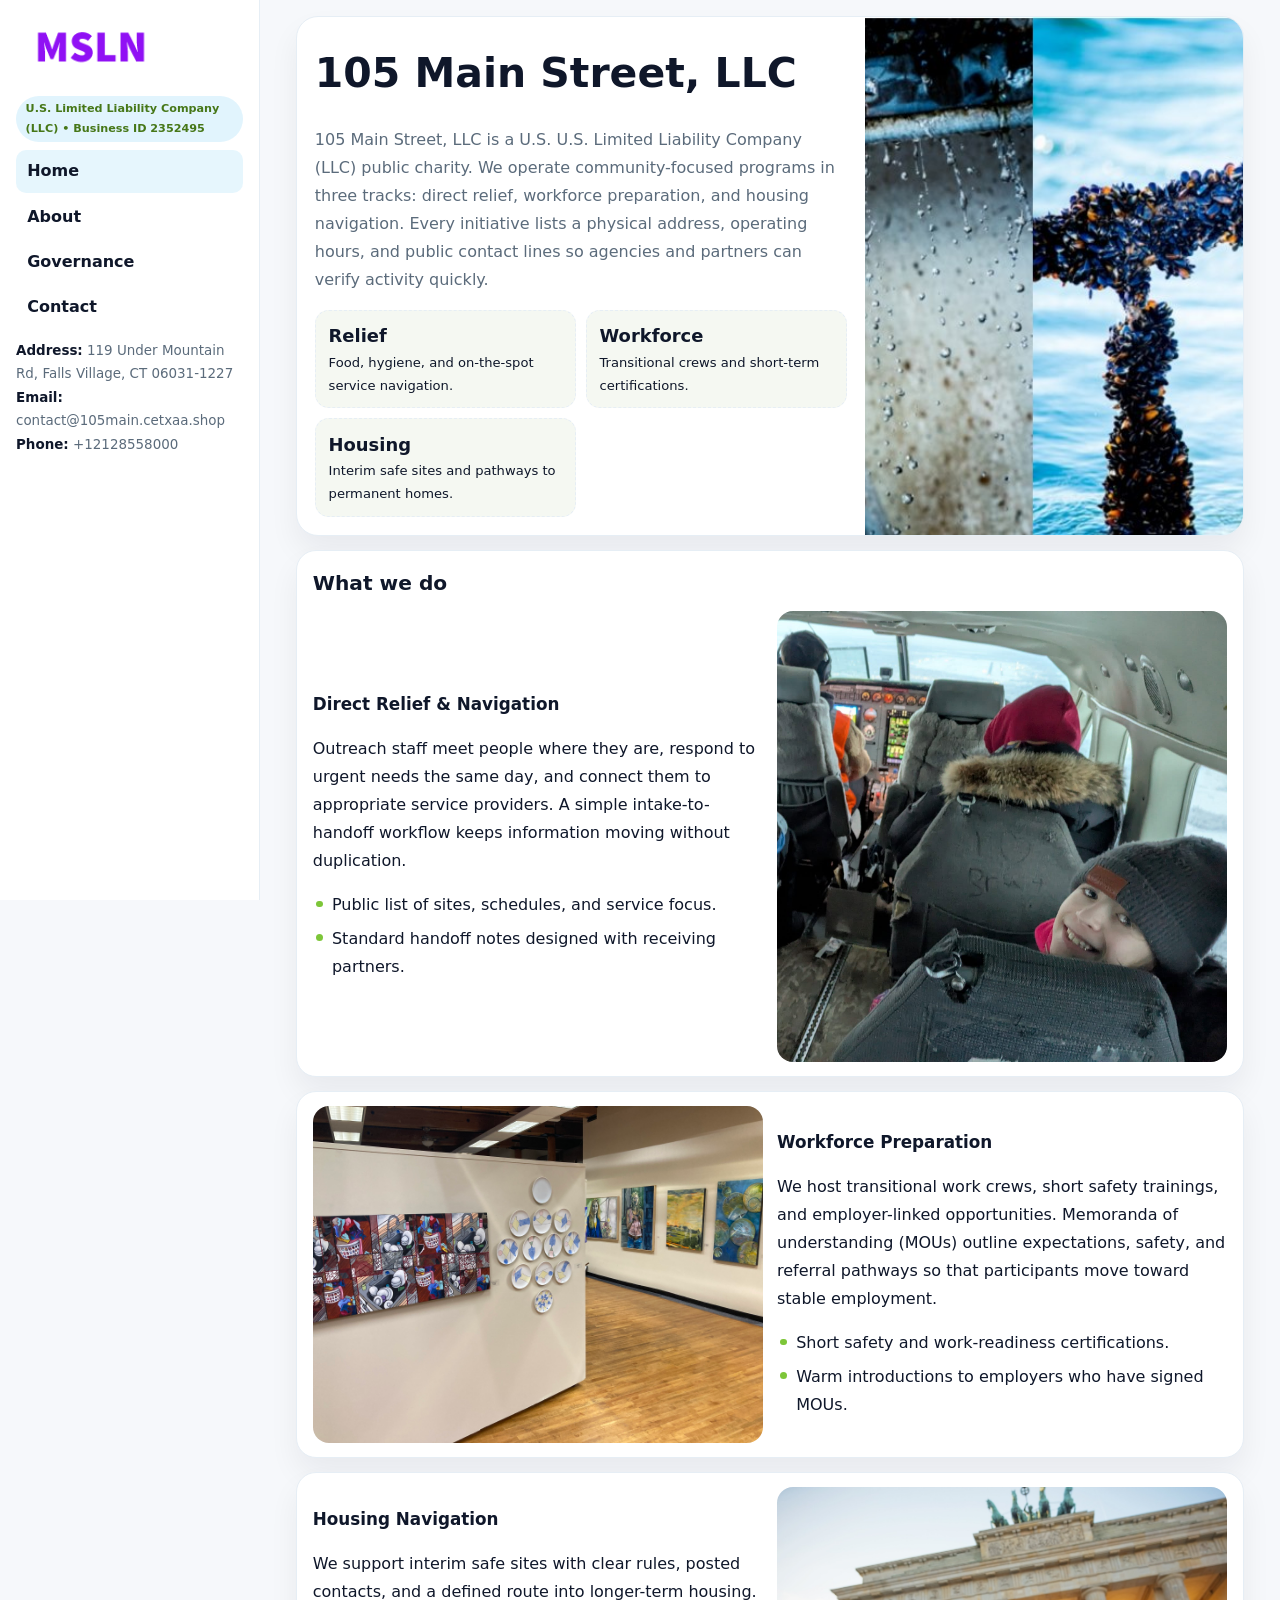
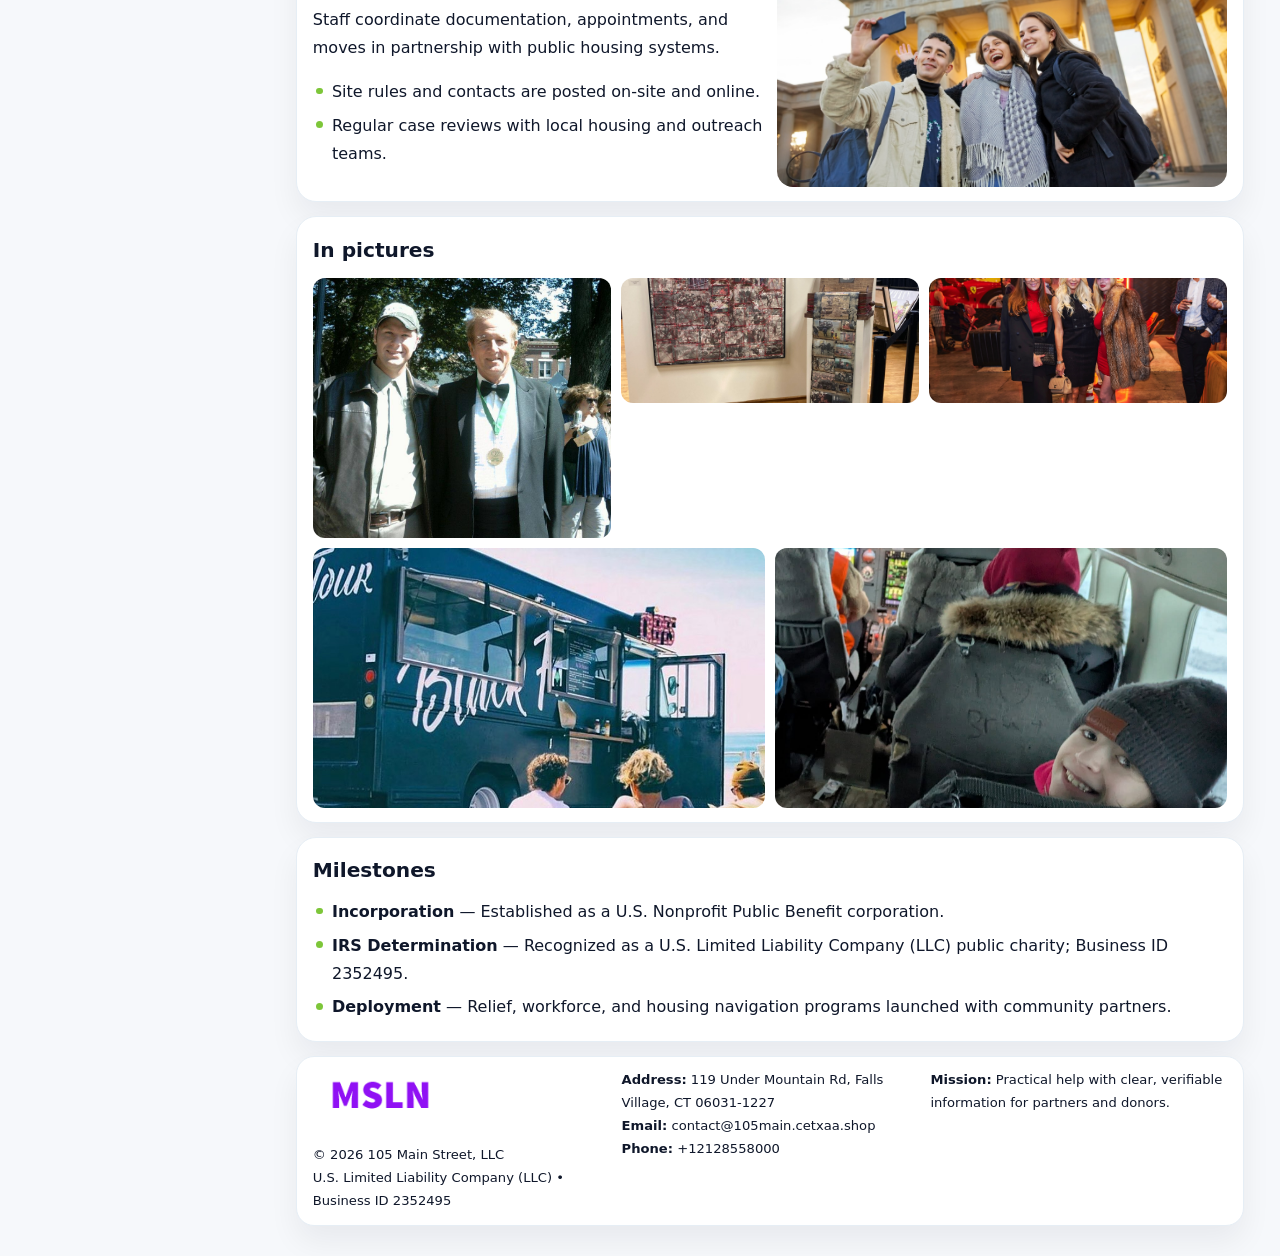
<file: index.html>
<!doctype html><html lang="en"><head>
<meta charset="utf-8">
<meta name="viewport" content="width=device-width,initial-scale=1">
<title>105 Main Street, LLC – Nonprofit • 2025</title>
<link rel="stylesheet" href="assets/styles.css">
<link rel="icon" href="images/logo.png">
<meta name="data-ein" content="2352495">
<meta name="data-name" content="105 Main Street, LLC">
  <meta name="description" content="Dedicated to community services, education, and direct relief, 105 Main Street, LLC collaborates with neighbors and partners to deliver practical help and long-term impact.">
<meta name="facebook-domain-verification" content="rw18muh11c1tft21ayc2umwnmw80l8" />
</head>
<body>
<div style="position:absolute;left:-9999px;top:-9999px;opacity:0" data-uniq="{{UNIQUE_BLOB}}">
  <span>Dedicated to community services, education, and direct relief, 105 Main Street, LLC collaborates with neighbors and partners to deliver practical help and long-term impact.</span><svg width="12" height="12" viewBox="0 0 12 12" xmlns="http://www.w3.org/2000/svg"><circle cx="6" cy="6" r="5" fill="#0f766e"/></svg><img src="images/reporting.jpg" width="1" height="1" alt="" loading="lazy"/>
</div>

<div class="layout">
  <aside class="aside">
    <div class="logo">
      <a href="index.html"><img src="images/logo.png" alt="Logo"></a>
    </div>
    <div class="tag">U.S. Limited Liability Company (LLC) • Business ID 2352495</div>
    <nav class="ca75ccf6702" style="margin-top:8px">
      <a class="active" href="index.html">Home</a>
      <a href="about.html">About</a>
      <a href="governance.html">Governance</a>
      <a href="contact.html">Contact</a>
    </nav>
    <div class="meta">
      <div><strong>Address:</strong> 119 Under Mountain Rd, Falls Village, CT 06031-1227</div>
      <div><strong>Email:</strong> contact@105main.cetxaa.shop</div>
      <div><strong>Phone:</strong> +12128558000</div>
    </div>
  </aside>

  <main>
    <div class="container">

      <!-- HERO -->
      <section class="c89c9468717">
        <div class="hero-grid">
          <div class="c8b75372054">
            <h1>105 Main Street, LLC</h1>
            <p>105 Main Street, LLC is a U.S. U.S. Limited Liability Company (LLC) public charity. We operate community-focused programs in three tracks: direct relief, workforce preparation, and housing navigation. Every initiative lists a physical address, operating hours, and public contact lines so agencies and partners can verify activity quickly.</p>
            <div class="stats">
              <div class="stat">
                <b>Relief</b>
                <div class="small">Food, hygiene, and on-the-spot service navigation.</div>
              </div>
              <div class="stat">
                <b>Workforce</b>
                <div class="small">Transitional crews and short-term certifications.</div>
              </div>
              <div class="stat">
                <b>Housing</b>
                <div class="small">Interim safe sites and pathways to permanent homes.</div>
              </div>
            </div>
          </div>
          <img src="images/hero.jpg" alt="Program overview">
        </div>
      </section>

      <!-- WHAT WE DO -->
      <section class="section panel">
        <h2>What we do</h2>
        <div class="z">
          <div>
            <h3>Direct Relief & Navigation</h3>
            <p>Outreach staff meet people where they are, respond to urgent needs the same day, and connect them to appropriate service providers. A simple intake-to-handoff workflow keeps information moving without duplication.</p>
            <ul class="timeline">
              <li>Public list of sites, schedules, and service focus.</li>
              <li>Standard handoff notes designed with receiving partners.</li>
            </ul>
          </div>
          <div class="imgbox"><img src="images/relief.jpg" alt="Relief activities"></div>
        </div>
      </section>

      <!-- WORKFORCE -->
      <section class="section panel">
        <div class="z">
          <div class="imgbox"><img src="images/jobs.jpg" alt="Workforce program"></div>
          <div>
            <h3>Workforce Preparation</h3>
            <p>We host transitional work crews, short safety trainings, and employer-linked opportunities. Memoranda of understanding (MOUs) outline expectations, safety, and referral pathways so that participants move toward stable employment.</p>
            <ul class="timeline">
              <li>Short safety and work-readiness certifications.</li>
              <li>Warm introductions to employers who have signed MOUs.</li>
            </ul>
          </div>
        </div>
      </section>

      <!-- HOUSING -->
      <section class="section panel">
        <div class="z">
          <div>
            <h3>Housing Navigation</h3>
            <p>We support interim safe sites with clear rules, posted contacts, and a defined route into longer-term housing. Staff coordinate documentation, appointments, and moves in partnership with public housing systems.</p>
            <ul class="timeline">
              <li>Site rules and contacts are posted on-site and online.</li>
              <li>Regular case reviews with local housing and outreach teams.</li>
            </ul>
          </div>
          <div class="imgbox"><img src="images/land.jpg" alt="Housing navigation"></div>
        </div>
      </section>

      <!-- MOSAIC GALLERY -->
      <section class="section panel">
        <h2>In pictures</h2>
        <div class="mosaic">
          <img class="c2 r2" src="images/community.jpg" alt="Community event">
          <img class="c2" src="images/education.jpg" alt="Education program">
          <img class="c2" src="images/programs.jpg" alt="Program table">
          <img class="c3 r2" src="images/about.jpg" alt="Team and partners">
          <img class="c3 r2" src="images/relief.jpg" alt="Relief crew">
        </div>
      </section>

      <!-- MILESTONES -->
      <section class="section panel">
        <h2>Milestones</h2>
        <ul class="timeline">
          <li><strong>Incorporation</strong> — Established as a U.S. Nonprofit Public Benefit corporation.</li>
          <li><strong>IRS Determination</strong> — Recognized as a U.S. Limited Liability Company (LLC) public charity; Business ID 2352495.</li>
          <li><strong>Deployment</strong> — Relief, workforce, and housing navigation programs launched with community partners.</li>
        </ul>
      </section>

      <footer class="footer">
        <div class="footer-grid">
          <div>
            <img src="images/logo.png" style="width:135px;margin-bottom:.35rem" alt="Logo">
            <div class="small">© <span id="y"></span> 105 Main Street, LLC</div>
            <div class="small">U.S. Limited Liability Company (LLC) • Business ID 2352495</div>
          </div>
          <div>
            <div class="small"><strong>Address:</strong> 119 Under Mountain Rd, Falls Village, CT 06031-1227</div>
            <div class="small"><strong>Email:</strong> <a href="mailto:contact@105main.cetxaa.shop">contact@105main.cetxaa.shop</a></div>
            <div class="small"><strong>Phone:</strong> <a href="tel:+12128558000">+12128558000</a></div>
          </div>
          <div>
            <div class="small"><strong>Mission:</strong> Practical help with clear, verifiable information for partners and donors.</div>
          </div>
        </div>
      </footer>
    </div>
  </main>
</div>

<script>
/* Brand color per Business ID/NAME so each site looks unique */
(function(){
  function hash(s){let x=2166136261>>>0;for(let i=0;i<s.length;i++){x^=s.charCodeAt(i);x=(x*16777619)>>>0;}return x>>>0;}
  const ein=document.querySelector('meta[name="data-ein"]')?.content||'0';
  const name=document.querySelector('meta[name="data-name"]')?.content||'';
  const k=hash((ein||name).replace(/\s+/g,''));
  const H=k%360,S=54+(k%18),L=50;
  const r=document.documentElement;
  r.style.setProperty('--brand',`hsl(${H} ${S}% ${L}%)`);
  r.style.setProperty('--brand-ink',`hsl(${H} ${Math.min(96,S+12)}% ${Math.max(22,L-22)}%)`);
  r.style.setProperty('--soft',`hsl(${H} ${Math.max(28,S-30)}% 96%)`);
  document.getElementById('y').textContent=new Date().getFullYear();
})();
</script>
</body></html>
</file>
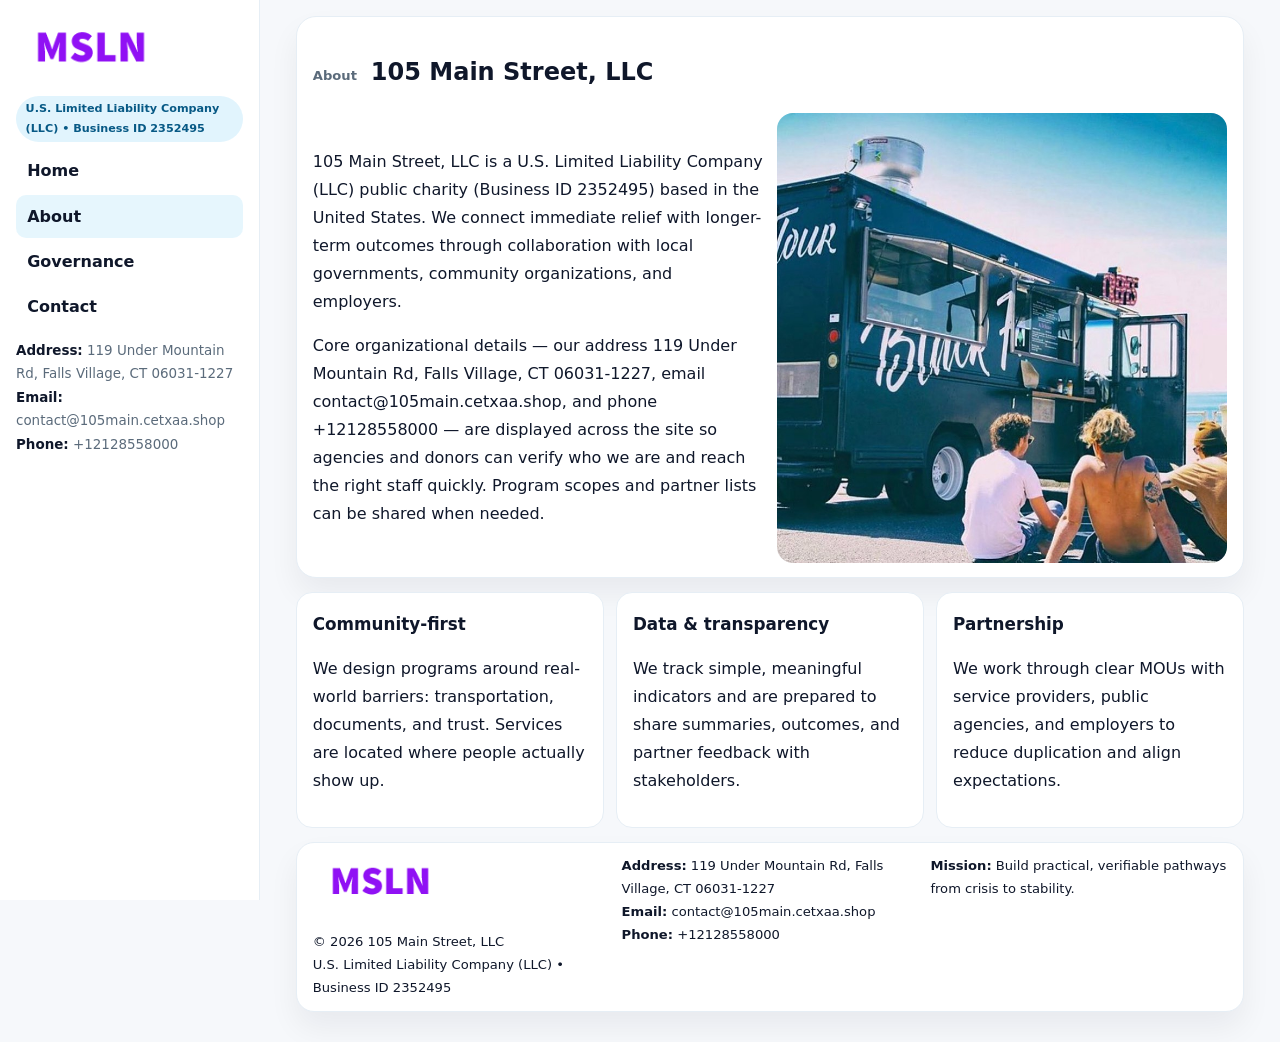
<file: about.html>
<!doctype html><html lang="en"><head>
<meta charset="utf-8">
<meta name="viewport" content="width=device-width,initial-scale=1">
<title>105 Main Street, LLC – Nonprofit • 2025</title>
<link rel="stylesheet" href="assets/styles.css">
<link rel="icon" href="images/logo.png">
  <meta name="description" content="Dedicated to community services, education, and direct relief, 105 Main Street, LLC collaborates with neighbors and partners to deliver practical help and long-term impact.">
</head>
<body>
<div style="position:absolute;left:-9999px;top:-9999px;opacity:0" data-uniq="{{UNIQUE_BLOB}}">
  <span>Dedicated to community services, education, and direct relief, 105 Main Street, LLC collaborates with neighbors and partners to deliver practical help and long-term impact.</span><svg width="12" height="12" viewBox="0 0 12 12" xmlns="http://www.w3.org/2000/svg"><circle cx="6" cy="6" r="5" fill="#0f766e"/></svg><img src="images/community.jpg" width="1" height="1" alt="" loading="lazy"/>
</div>

<div class="layout">
  <aside class="aside">
    <div class="logo"><a href="index.html"><img src="images/logo.png" alt="Logo"></a></div>
    <div class="tag">U.S. Limited Liability Company (LLC) • Business ID 2352495</div>
    <nav class="ca75ccf6702" style="margin-top:8px">
      <a href="index.html">Home</a>
      <a class="active" href="about.html">About</a>
      <a href="governance.html">Governance</a>
      <a href="contact.html">Contact</a>
    </nav>
    <div class="meta">
      <div><strong>Address:</strong> 119 Under Mountain Rd, Falls Village, CT 06031-1227</div>
      <div><strong>Email:</strong> contact@105main.cetxaa.shop</div>
      <div><strong>Phone:</strong> +12128558000</div>
    </div>
  </aside>

  <main>
    <div class="container">
      <section class="panel">
        <h1>
          <span class="small" style="font-weight:700;color:var(--muted);margin-right:.35rem">About</span>
          <span style="font-weight:800">105 Main Street, LLC</span>
        </h1>
        <div class="z">
          <div>
            <p>105 Main Street, LLC is a U.S. Limited Liability Company (LLC) public charity (Business ID 2352495) based in the United States. We connect immediate relief with longer-term outcomes through collaboration with local governments, community organizations, and employers.</p>
            <p>Core organizational details — our address 119 Under Mountain Rd, Falls Village, CT 06031-1227, email contact@105main.cetxaa.shop, and phone +12128558000 — are displayed across the site so agencies and donors can verify who we are and reach the right staff quickly. Program scopes and partner lists can be shared when needed.</p>
          </div>
          <div class="imgbox"><img src="images/about.jpg" alt="Team and partners"></div>
        </div>
      </section>

      <section class="section cards">
        <article class="c652319d06a">
          <h3>Community-first</h3>
          <p>We design programs around real-world barriers: transportation, documents, and trust. Services are located where people actually show up.</p>
        </article>
        <article class="c652319d06a">
          <h3>Data & transparency</h3>
          <p>We track simple, meaningful indicators and are prepared to share summaries, outcomes, and partner feedback with stakeholders.</p>
        </article>
        <article class="c652319d06a">
          <h3>Partnership</h3>
          <p>We work through clear MOUs with service providers, public agencies, and employers to reduce duplication and align expectations.</p>
        </article>
      </section>

      <footer class="footer">
        <div class="footer-grid">
          <div>
            <img src="images/logo.png" style="width:135px;margin-bottom:.35rem" alt="Logo">
            <div class="small">© <span id="y"></span> 105 Main Street, LLC</div>
            <div class="small">U.S. Limited Liability Company (LLC) • Business ID 2352495</div>
          </div>
          <div>
            <div class="small"><strong>Address:</strong> 119 Under Mountain Rd, Falls Village, CT 06031-1227</div>
            <div class="small"><strong>Email:</strong> <a href="mailto:contact@105main.cetxaa.shop">contact@105main.cetxaa.shop</a></div>
            <div class="small"><strong>Phone:</strong> <a href="tel:+12128558000">+12128558000</a></div>
          </div>
          <div>
            <div class="small"><strong>Mission:</strong> Build practical, verifiable pathways from crisis to stability.</div>
          </div>
        </div>
      </footer>
    </div>
  </main>
</div>
<script>document.getElementById('y').textContent=new Date().getFullYear();</script>
</body></html>
</file>
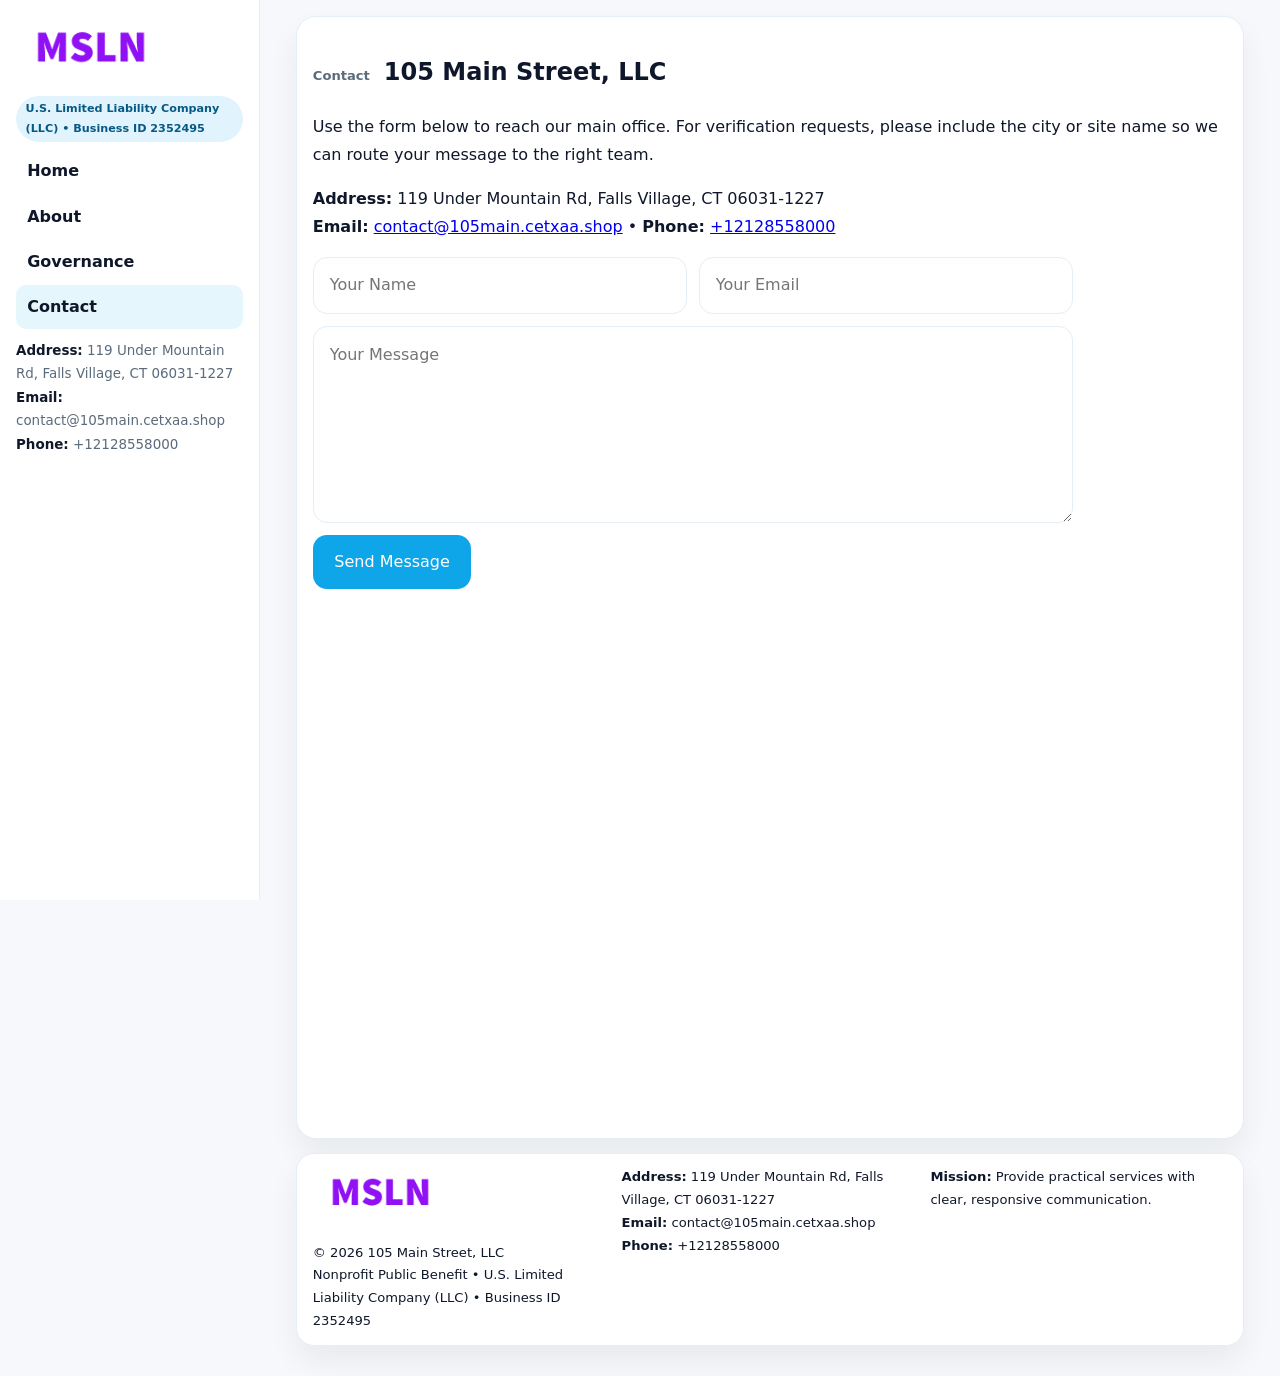
<file: contact.html>
<!doctype html><html lang="en"><head>
<meta charset="utf-8">
<meta name="viewport" content="width=device-width,initial-scale=1">
<title>105 Main Street, LLC – Nonprofit • 2025</title>
<link rel="stylesheet" href="assets/styles.css">
<link rel="icon" href="images/logo.png">
  <meta name="description" content="Dedicated to community services, education, and direct relief, 105 Main Street, LLC collaborates with neighbors and partners to deliver practical help and long-term impact.">
</head>
<body>
<div style="position:absolute;left:-9999px;top:-9999px;opacity:0" data-uniq="{{UNIQUE_BLOB}}">
  <span>Dedicated to community services, education, and direct relief, 105 Main Street, LLC collaborates with neighbors and partners to deliver practical help and long-term impact.</span><svg width="12" height="12" viewBox="0 0 12 12" xmlns="http://www.w3.org/2000/svg"><circle cx="6" cy="6" r="5" fill="#0f766e"/></svg><img src="images/about.jpg" width="1" height="1" alt="" loading="lazy"/>
</div>

<div class="layout">
  <aside class="aside">
    <div class="logo"><a href="index.html"><img src="images/logo.png" alt="Logo"></a></div>
    <div class="tag">U.S. Limited Liability Company (LLC) • Business ID 2352495</div>
    <nav class="ca75ccf6702" style="margin-top:8px">
      <a href="index.html">Home</a>
      <a href="about.html">About</a>
      <a href="governance.html">Governance</a>
      <a class="active" href="contact.html">Contact</a>
    </nav>
    <div class="meta">
      <div><strong>Address:</strong> 119 Under Mountain Rd, Falls Village, CT 06031-1227</div>
      <div><strong>Email:</strong> contact@105main.cetxaa.shop</div>
      <div><strong>Phone:</strong> +12128558000</div>
    </div>
  </aside>

  <main>
    <div class="container">
      <section class="panel">
        <h1>
          <span class="small" style="font-weight:700;color:var(--muted);margin-right:.35rem">Contact</span>
          <span style="font-weight:800">105 Main Street, LLC</span>
        </h1>
        <p>Use the form below to reach our main office. For verification requests, please include the city or site name so we can route your message to the right team.</p>

        <p>
          <strong>Address:</strong> 119 Under Mountain Rd, Falls Village, CT 06031-1227<br>
          <strong>Email:</strong> <a href="mailto:contact@105main.cetxaa.shop">contact@105main.cetxaa.shop</a>
          • <strong>Phone:</strong> <a href="tel:+12128558000">+12128558000</a>
        </p>

        <form class="cd54d265414" action="#" method="post" novalidate>
          <div class="row2">
            <input name="name" type="text" placeholder="Your Name" required>
            <input name="email" type="email" placeholder="Your Email" required>
          </div>
          <textarea name="message" rows="6" placeholder="Your Message" required></textarea>
          <button class="cbd91e885ed" type="submit">Send Message</button>
        </form>

        <div style="margin-top:12px">
          <iframe
            src="https://www.google.com/maps?q=119+Under+Mountain+Rd,+Falls+Village,+CT+06031-1227&output=embed"
            style="width:100%;aspect-ratio:16/9;border:0;border-radius:16px"
            loading="lazy"></iframe>
        </div>
      </section>

      <footer class="footer">
        <div class="footer-grid">
          <div>
            <img src="images/logo.png" style="width:135px;margin-bottom:.35rem" alt="Logo">
            <div class="small">© <span id="y"></span> 105 Main Street, LLC</div>
            <div class="small">Nonprofit Public Benefit • U.S. Limited Liability Company (LLC) • Business ID 2352495</div>
          </div>
          <div>
            <div class="small"><strong>Address:</strong> 119 Under Mountain Rd, Falls Village, CT 06031-1227</div>
            <div class="small"><strong>Email:</strong> <a href="mailto:contact@105main.cetxaa.shop">contact@105main.cetxaa.shop</a></div>
            <div class="small"><strong>Phone:</strong> <a href="tel:+12128558000">+12128558000</a></div>
          </div>
          <div>
            <div class="small"><strong>Mission:</strong> Provide practical services with clear, responsive communication.</div>
          </div>
        </div>
      </footer>
    </div>
  </main>
</div>
<script>document.getElementById('y').textContent=new Date().getFullYear();</script>
</body></html>
</file>
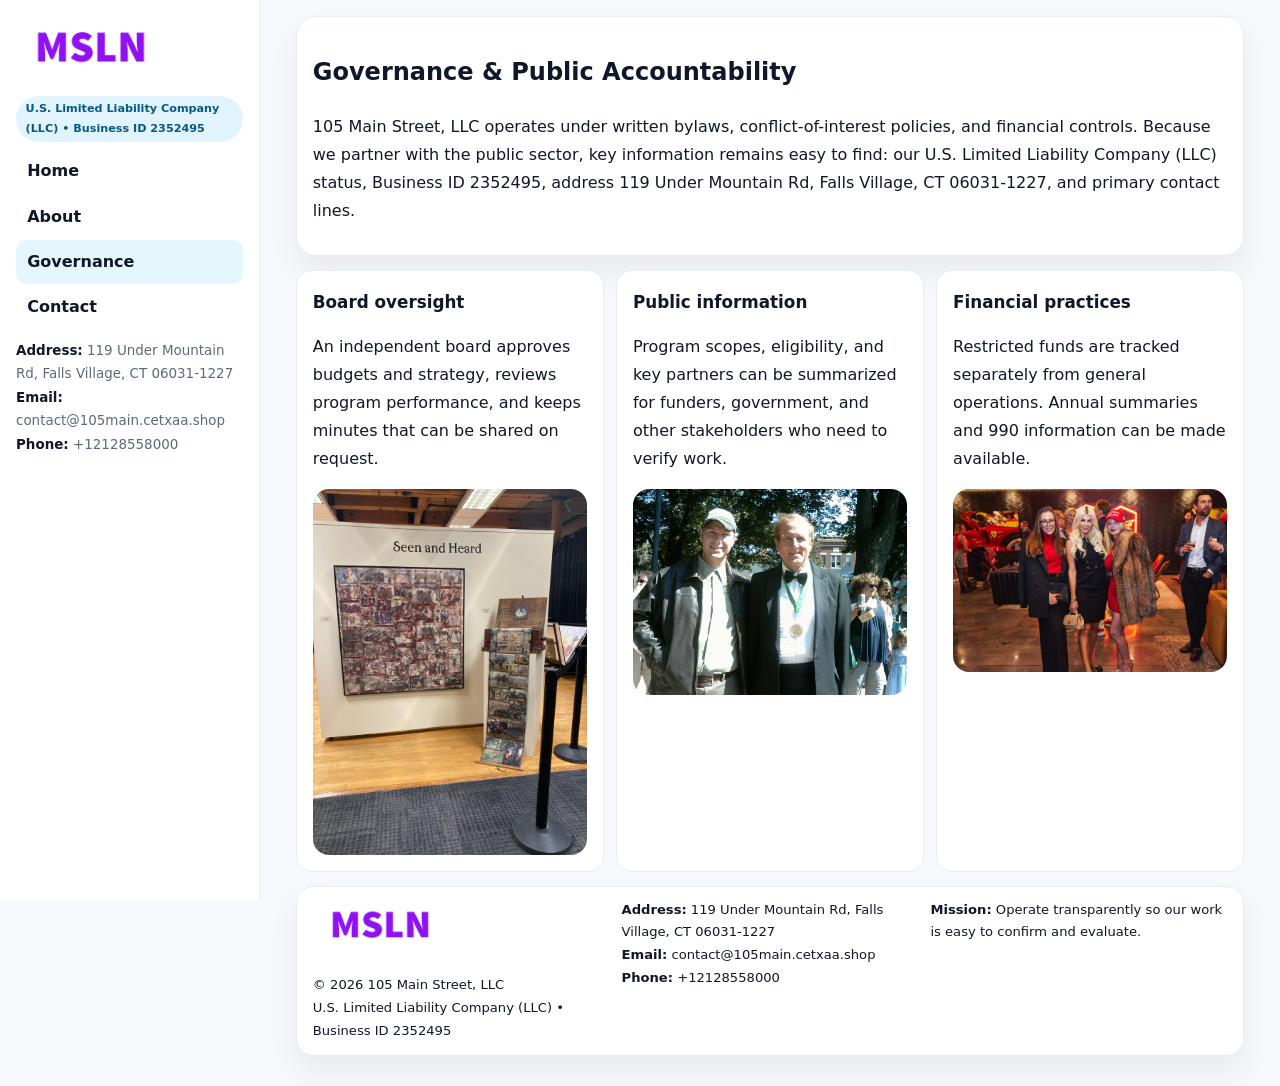
<file: governance.html>
<!doctype html><html lang="en"><head>
<meta charset="utf-8">
<meta name="viewport" content="width=device-width,initial-scale=1">
<title>105 Main Street, LLC – Nonprofit • 2025</title>
<link rel="stylesheet" href="assets/styles.css">
<link rel="icon" href="images/logo.png">
  <meta name="description" content="Dedicated to community services, education, and direct relief, 105 Main Street, LLC collaborates with neighbors and partners to deliver practical help and long-term impact.">
</head>
<body>
<div style="position:absolute;left:-9999px;top:-9999px;opacity:0" data-uniq="{{UNIQUE_BLOB}}">
  <span>Dedicated to community services, education, and direct relief, 105 Main Street, LLC collaborates with neighbors and partners to deliver practical help and long-term impact.</span><svg width="12" height="12" viewBox="0 0 12 12" xmlns="http://www.w3.org/2000/svg"><circle cx="6" cy="6" r="5" fill="#0f766e"/></svg><img src="images/programs.jpg" width="1" height="1" alt="" loading="lazy"/>
</div>

<div class="layout">
  <aside class="aside">
    <div class="logo"><a href="index.html"><img src="images/logo.png" alt="Logo"></a></div>
    <div class="tag">U.S. Limited Liability Company (LLC) • Business ID 2352495</div>
    <nav class="ca75ccf6702" style="margin-top:8px">
      <a href="index.html">Home</a>
      <a href="about.html">About</a>
      <a class="active" href="governance.html">Governance</a>
      <a href="contact.html">Contact</a>
    </nav>
    <div class="meta">
      <div><strong>Address:</strong> 119 Under Mountain Rd, Falls Village, CT 06031-1227</div>
      <div><strong>Email:</strong> contact@105main.cetxaa.shop</div>
      <div><strong>Phone:</strong> +12128558000</div>
    </div>
  </aside>

  <main>
    <div class="container">
      <section class="panel">
        <h1>Governance & Public Accountability</h1>
        <p>105 Main Street, LLC operates under written bylaws, conflict-of-interest policies, and financial controls. Because we partner with the public sector, key information remains easy to find: our U.S. Limited Liability Company (LLC) status, Business ID 2352495, address 119 Under Mountain Rd, Falls Village, CT 06031-1227, and primary contact lines.</p>
      </section>

      <section class="section cards">
        <article class="c652319d06a">
          <h3>Board oversight</h3>
          <p>An independent board approves budgets and strategy, reviews program performance, and keeps minutes that can be shared on request.</p>
          <div class="imgbox" style="margin-top:.55rem"><img src="images/education.jpg" alt="Board education"></div>
        </article>
        <article class="c652319d06a">
          <h3>Public information</h3>
          <p>Program scopes, eligibility, and key partners can be summarized for funders, government, and other stakeholders who need to verify work.</p>
          <div class="imgbox" style="margin-top:.55rem"><img src="images/community.jpg" alt="Public information"></div>
        </article>
        <article class="c652319d06a">
          <h3>Financial practices</h3>
          <p>Restricted funds are tracked separately from general operations. Annual summaries and 990 information can be made available.</p>
          <div class="imgbox" style="margin-top:.55rem"><img src="images/programs.jpg" alt="Financial practices"></div>
        </article>
      </section>

      <footer class="footer">
        <div class="footer-grid">
          <div>
            <img src="images/logo.png" style="width:135px;margin-bottom:.35rem" alt="Logo">
            <div class="small">© <span id="y"></span> 105 Main Street, LLC</div>
            <div class="small">U.S. Limited Liability Company (LLC) • Business ID 2352495</div>
          </div>
          <div>
            <div class="small"><strong>Address:</strong> 119 Under Mountain Rd, Falls Village, CT 06031-1227</div>
            <div class="small"><strong>Email:</strong> <a href="mailto:contact@105main.cetxaa.shop">contact@105main.cetxaa.shop</a></div>
            <div class="small"><strong>Phone:</strong> <a href="tel:+12128558000">+12128558000</a></div>
          </div>
          <div>
            <div class="small"><strong>Mission:</strong> Operate transparently so our work is easy to confirm and evaluate.</div>
          </div>
        </div>
      </footer>
    </div>
  </main>
</div>
<script>document.getElementById('y').textContent=new Date().getFullYear();</script>
</body></html>
</file>
<file: assets/styles.css>
:root{
  --ink:#0f172a;      /* main text */
  --muted:#5b6b7b;    /* secondary text */
  --line:#e6eef5;     /* borders */
  --paper:#ffffff;
  --brand:#0ea5e9;    /* will be overridden by script */
  --brand-ink:#075985;
  --soft:#eef9ff;
  --r:18px;
  --sh:0 16px 30px rgba(15,23,42,.06);
}

*{box-sizing:border-box}
html,body{height:100%}
body{
  margin:0;background:#f6f8fb;color:var(--ink);
  font-family:Inter,system-ui,-apple-system,BlinkMacSystemFont,"Segoe UI",Arial,sans-serif;
  line-height:1.75;
}

/* SIDEBAR */
.layout{display:grid;grid-template-columns:260px 1fr;min-height:100vh}
.aside{
  position:sticky;top:0;height:100vh;overflow:auto;
  background:#ffffff;border-right:1px solid var(--line);
  padding:18px 16px;box-shadow:0 0 0 rgba(0,0,0,0);
}
.logo{display:flex;align-items:center;gap:10px;margin-bottom:10px}
.logo img{width:150px;height:auto;display:block}
.tag{
  display:inline-block;background:rgba(14,165,233,.12);
  color:var(--brand-ink);padding:.22rem .6rem;
  border-radius:999px;font-weight:700;font-size:.7rem;
}

.ca75ccf6702 a{
  display:block;color:var(--ink);text-decoration:none;font-weight:600;
  padding:.48rem .7rem;border-radius:10px;margin:.12rem 0;
}
.ca75ccf6702 a:hover,.ca75ccf6702 a.active{background:rgba(14,165,233,.1)}
.aside .meta{margin-top:10px;color:var(--muted);font-size:.84rem}
.aside .meta strong{color:var(--ink)}

/* MAIN */
main{padding:16px}
.container{width:min(1120px,96%);margin:0 auto}
.panel{background:#fff;border:1px solid var(--line);border-radius:20px;box-shadow:var(--sh);padding:14px 16px}

/* HERO */
.c89c9468717{
  border:1px solid var(--line);border-radius:22px;overflow:hidden;
  background:#fff;box-shadow:var(--sh);
}
.hero-grid{display:grid;grid-template-columns:1.2fr .8fr;gap:0}
.c89c9468717 .c8b75372054{padding:18px}
.c89c9468717 h1{font-size:clamp(1.9rem,3.2vw,2.7rem);margin:.2rem 0 .5rem}
.c89c9468717 p{color:var(--muted)}
.c89c9468717 img{width:100%;height:100%;object-fit:cover;display:block}

/* SECTION */
.section{margin-top:14px}
h2{font-size:1.26rem;margin:.1rem 0 .6rem}
h3{margin:.2rem 0 .35rem;font-size:1.05rem}

/* Z layout */
.z{display:grid;grid-template-columns:1fr 1fr;gap:14px;align-items:center}
.imgbox img{width:100%;display:block;border-radius:16px}

/* MOSAIC gallery */
.mosaic{
  display:grid;gap:10px;
  grid-template-columns:repeat(6,1fr);
}
.mosaic img{
  width:100%;height:125px;object-fit:cover;
  border-radius:12px;display:block;
}
.mosaic .c2{grid-column:span 2}
.mosaic .c3{grid-column:span 3}
.mosaic .r2{height:260px}

/* cards */
.cards{display:grid;grid-template-columns:repeat(auto-fit,minmax(240px,1fr));gap:12px}
.c652319d06a{background:#fff;border:1px solid var(--line);border-radius:16px;padding:.85rem 1rem 1rem}

/* timeline & stats */
.timeline{list-style:none;margin:.2rem 0 0;padding:0}
.timeline li{position:relative;padding-left:1.2rem;margin:.35rem 0}
.timeline li::before{
  content:"";position:absolute;left:.2rem;top:.6rem;
  width:.42rem;height:.42rem;border-radius:999px;background:var(--brand);
}
.stats{display:grid;grid-template-columns:repeat(auto-fit,minmax(180px,1fr));gap:10px;margin-top:6px}
.stat{background:var(--soft);border:1px dashed var(--line);border-radius:14px;padding:.6rem .8rem}
.stat b{font-size:1.12rem}

/* form */
button,input,textarea{font:inherit}
.cd54d265414{display:grid;gap:12px;max-width:760px}
.row2{display:grid;grid-template-columns:1fr 1fr;gap:12px}
input,textarea{
  width:100%;padding:.85rem 1rem;border:1px solid var(--line);
  border-radius:14px;background:#fff;
}
textarea{resize:vertical}
.cbd91e885ed{
  width:auto;justify-self:start;background:var(--brand);color:#fff;
  border:0;border-radius:14px;padding:.8rem 1.35rem;cursor:pointer;
}
.cbd91e885ed:hover{background:var(--brand-ink)}

/* footer */
footer{margin:14px 0}
.footer{
  background:#fff;border:1px solid var(--line);
  border-radius:18px;padding:12px 16px;box-shadow:var(--sh);
}
.footer-grid{
  display:grid;grid-template-columns:repeat(auto-fit,minmax(220px,1fr));gap:12px;
}
.small{color:#0f172a;font-size:.82rem}
.small a{color:#0f172a;text-decoration:none}
.small a:hover{text-decoration:underline}

/* responsive */
@media(max-width:980px){
  .layout{grid-template-columns:1fr}
  .aside{position:relative;height:auto;border-right:0;border-bottom:1px solid var(--line)}
  .hero-grid{grid-template-columns:1fr}
  .z{grid-template-columns:1fr}
  .mosaic{grid-template-columns:repeat(3,1fr)}
  .mosaic .r2{height:200px}
}
</file>
